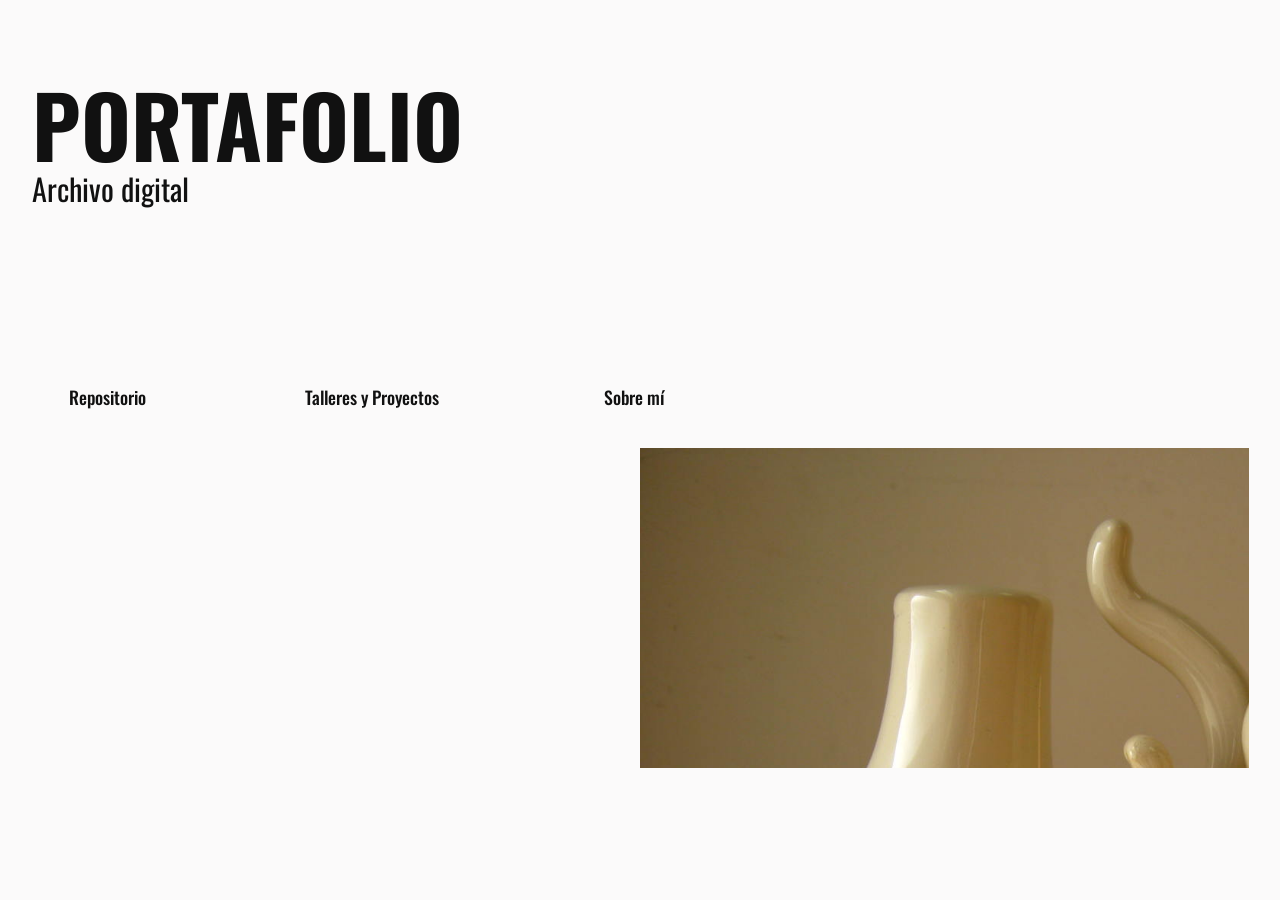
<file: index.html>
<!DOCTYPE html>
<html lang="es">
<head>
<meta charset="UTF-8">
<meta name="viewport" content="width=device-width, initial-scale=1.0">
<title>Portafolio — Andrés Becerra</title>
<link rel="stylesheet" href="styles.css">
</head>
<body>

  <div class="canvas canvas-900">

    <h1 class="el inicio-title" style="left:2.5%; top:3%;">Portafolio</h1>
    <p class="el inicio-subtitle" style="left:2.5%; top:17%;">Archivo digital</p>

    <a href="repositorio.html" class="el nav-link" style="left:5.4%; top:48%;">Repositorio</a>
    <a href="talleres-proyectos.html" class="el nav-link" style="left:23.8%; top:48%;">Talleres y Proyectos</a>
    <a href="sobre-mi.html" class="el nav-link" style="left:47.2%; top:48%;">Sobre mí</a>

    <div class="el pan-frame pan-wide" style="left:2.4%; top:56%; width:95.2%; height:40%;">
      <img src="images/imagen1.jpg" alt="Carrusel de imágenes">
    </div>

  </div>

<script src="script.js"></script>
</body>
</html>
</file>
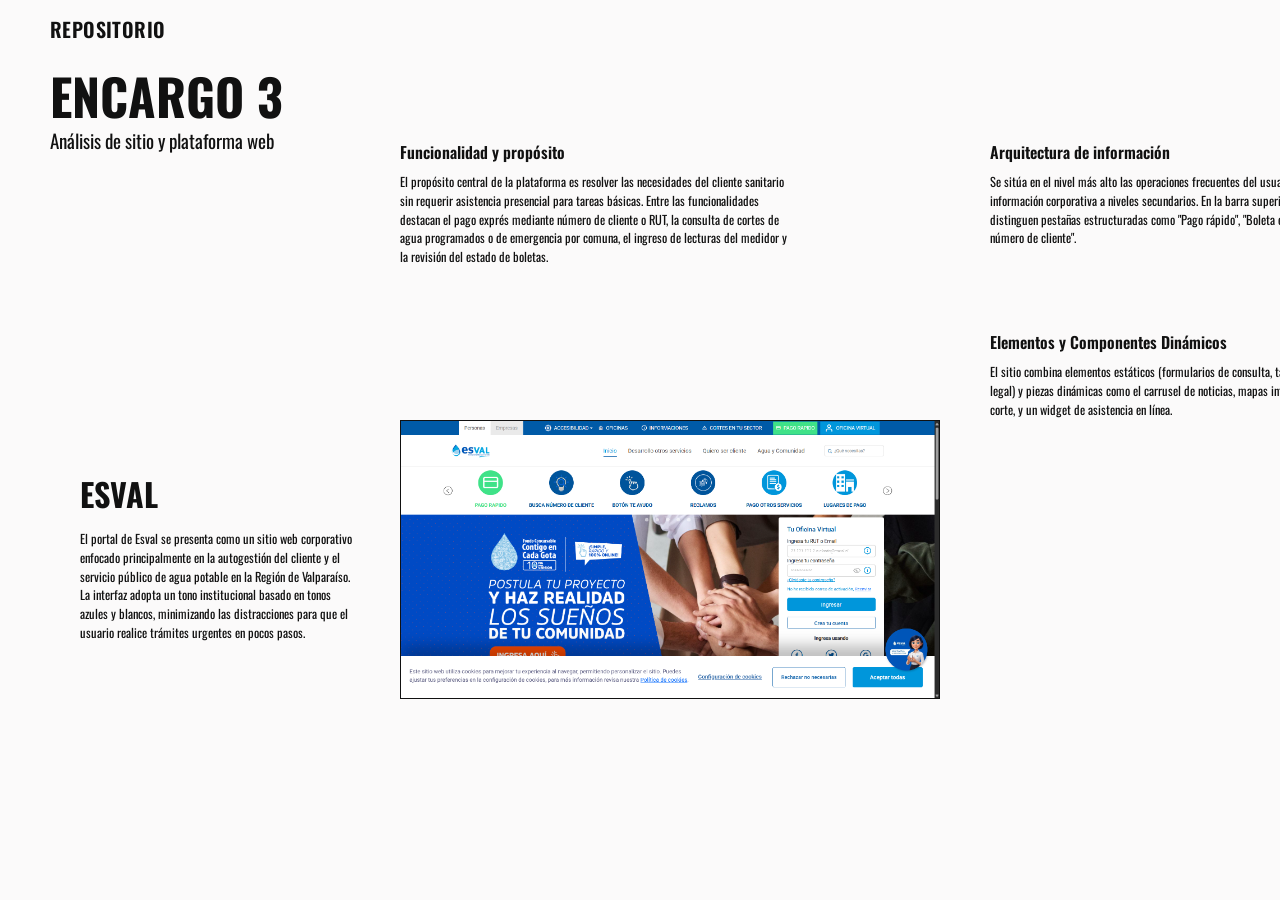
<file: encargo-3.html>
<!DOCTYPE html>
<html lang="es">
<head>
<meta charset="UTF-8">
<meta name="viewport" content="width=device-width, initial-scale=1.0">
<title>Encargo 3 — Andrés Becerra</title>
<link rel="stylesheet" href="styles.css">
<style>
  body.e3-body{ overflow-x:auto; overflow-y:hidden; background:#fbfafa; }
  .e3-canvas{
    width:6145px;
    height:900px;
    position:relative;
  }
  .e3-header{ position:absolute; left:50px; top:14px; }
  .e3-header .brand-link{ font-size:20px; display:block; margin-bottom:26px; }
  .e3-header .e3-title{ font-size:50px; font-weight:700; text-transform:uppercase; display:block; line-height:1; }
  .e3-header .e3-subtitle{ font-size:19px; font-weight:400; display:block; margin-top:6px; }

  .e3-site h2, .e3-esval h2{ font-size:16px; font-weight:600; margin:0 0 9px; }
  .e3-site p, .e3-esval p{ font-size:12.5px; line-height:1.5; margin:0 0 9px; font-weight:400; }
  .e3-site ul, .e3-esval ul{ font-size:12.5px; line-height:1.5; margin:0; padding-left:16px; }
  .e3-site .site-name, .e3-esval .site-name{ font-size:32px; font-weight:700; text-transform:uppercase; margin:0 0 12px; }

  .real-img{
    display:block;
    width:100%;
    height:auto;
    border:1px solid var(--border);
  }

  /* ---- ESVAL: todo con posicionamiento absoluto, según descripción exacta ---- */
  .e3-esval{ position:absolute; top:0; left:0; width:100%; height:900px; }
  .e3-esval .pos{ position:absolute; }

  .esval-name{ left:80px; top:470px; width:280px; }
  .esval-img6{ left:400px; top:420px; width:540px; }
  .esval-func{ left:400px; top:140px; width:396px; }
  .esval-arq{ left:990px; top:140px; width:396px; }
  .esval-elementos{ left:990px; top:330px; width:396px; }
  .esval-img9{ left:1426px; top:140px; width:605px; }
  .esval-img7{ left:1426px; top:267px; width:240px; }
  .esval-img8{ left:1686px; top:267px; width:240px; }
  .esval-enlaces{ left:1966px; top:267px; width:280px; }

  /* ---- YAPO: col1 texto(arriba+abajo) | col2 img10/menuhoriz | col3 img11/pago | col4 elementos(alta) | col5 img12(alta) ---- */
  .e3-site{
    position:absolute;
    top:110px;
    display:grid;
    grid-template-rows: 260px 1fr;
    row-gap:26px;
    column-gap:70px;
    height:760px;
  }
  .e3-yapo{
    left:3020px;
    grid-template-columns: 320px 552px 480px 320px 593px;
  }
  .yapo-name{ grid-column:1; grid-row:1; }
  .yapo-menu{ grid-column:1; grid-row:2; }
  .yapo-img10{ grid-column:2; grid-row:1; }
  .yapo-menuh{ grid-column:2; grid-row:2; }
  .yapo-img11{ grid-column:3; grid-row:1; }
  .yapo-pago{ grid-column:3; grid-row:2; }
  .yapo-elementos{ grid-column:4; grid-row:1 / 3; }
  .yapo-img12{ grid-column:5; grid-row:1; align-self:start; }

  .e3-divider{ position:absolute; left:2930px; top:110px; width:1px; height:760px; background:#ddd; }
</style>
</head>
<body class="e3-body">

  <div class="e3-canvas">

    <div class="e3-header">
      <a href="repositorio.html" class="brand-link">Repositorio</a>
      <span class="e3-title">Encargo 3</span>
      <span class="e3-subtitle">Análisis de sitio y plataforma web</span>
    </div>

    <!-- ESVAL -->
    <div class="e3-esval">

      <div class="pos esval-name">
        <p class="site-name">Esval</p>
        <p>El portal de Esval se presenta como un sitio web corporativo enfocado principalmente en la autogestión del cliente y el servicio público de agua potable en la Región de Valparaíso. La interfaz adopta un tono institucional basado en tonos azules y blancos, minimizando las distracciones para que el usuario realice trámites urgentes en pocos pasos.</p>
      </div>

      <img class="real-img pos esval-img6" src="images/imagen6.png" alt="Imagen 6">

      <div class="pos esval-func">
        <h2>Funcionalidad y propósito</h2>
        <p>El propósito central de la plataforma es resolver las necesidades del cliente sanitario sin requerir asistencia presencial para tareas básicas. Entre las funcionalidades destacan el pago exprés mediante número de cliente o RUT, la consulta de cortes de agua programados o de emergencia por comuna, el ingreso de lecturas del medidor y la revisión del estado de boletas.</p>
      </div>

      <div class="pos esval-arq">
        <h2>Arquitectura de información</h2>
        <p>Se sitúa en el nivel más alto las operaciones frecuentes del usuario común y relega la información corporativa a niveles secundarios. En la barra superior principal se distinguen pestañas estructuradas como "Pago rápido", "Boleta electrónica" y "Busca número de cliente".</p>
      </div>

      <div class="pos esval-elementos">
        <h2>Elementos y Componentes Dinámicos</h2>
        <p>El sitio combina elementos estáticos (formularios de consulta, tarjetas de información legal) y piezas dinámicas como el carrusel de noticias, mapas interactivos de zonas de corte, y un widget de asistencia en línea.</p>
      </div>

      <img class="real-img pos esval-img9" src="images/imagen9.png" alt="Imagen 9">
      <img class="real-img pos esval-img7" src="images/imagen7.png" alt="Imagen 7">
      <img class="real-img pos esval-img8" src="images/imagen8.png" alt="Imagen 8">

      <div class="pos esval-enlaces">
        <h2>Enlaces externos</h2>
        <p>Ciertos flujos redirigen fuera de los entornos seguros dedicados. Al presionar en el pago de cuentas, la plataforma redirige a pasarelas bancarias externas (como Transbank o Servipag).</p>
      </div>

    </div>

    <div class="e3-divider"></div>

    <!-- YAPO.CL -->
    <div class="e3-site e3-yapo">

      <div class="yapo-name">
        <p class="site-name">Yapo.cl</p>
        <p>Yapo.cl es el portal de avisos clasificados y comercio electrónico entre particulares (C2C) y empresas (B2C) más grande de Chile. Su propósito central es conectar a compradores y vendedores de todo el país a través de una interfaz ágil e intuitiva, facilitando la transacción de bienes inmuebles, vehículos, productos de consumo general, servicios y ofertas laborales.</p>
      </div>

      <div class="yapo-menu">
        <h2>Menú principal</h2>
        <p>En la zona superior de la pantalla se ubica la barra de navegación fija, la cual actúa como el centro de mandos del sitio. Cuenta con Logotipo, barra de búsqueda, selector de ubicación y categoría, botón de "publicar anuncio" y acceso a "ingresar".</p>
      </div>

      <img class="real-img yapo-img10" src="images/imagen10.png" alt="Imagen 10">

      <div class="yapo-menuh">
        <h2>Menú horizontal</h2>
        <p>Ubicado justo debajo de la cabecera, cuenta con una fila de íconos representativos que funcionan como accesos directos a las áreas de mayor tráfico del sitio:</p>
        <ul>
          <li>Inmuebles</li>
          <li>Vehículos</li>
          <li>Empleos y servicios</li>
          <li>Marketplace</li>
        </ul>
      </div>

      <img class="real-img yapo-img11" src="images/imagen11.png" alt="Imagen 11">

      <div class="yapo-pago">
        <h2>Pago y Redirecciones Externas</h2>
        <p>Esta plataforma se conecta con servicios de terceros para completar transacciones comerciales o publicitarias.</p>
        <ul>
          <li>Sector de pagos y avisos</li>
          <li>Bloques de publicidad</li>
          <li>Enlaces de descarga</li>
        </ul>
      </div>

      <div class="yapo-elementos">
        <h2>Elementos dinámicos</h2>
        <p>La página utiliza componentes interactivos y en movimiento para provocar anuncios e incentivar la interacción.</p>
        <p><strong>Carrusel de Anuncios</strong>, una barra horizontal deslizable situada en la zona superior o media. Muestra una secuencia de publicaciones destacadas por vendedores pagados (como autos o propiedades).</p>
        <p><strong>Tarjetas de Anuncios en la Grilla</strong>, cada recuadro de la lista principal tiene interacción al pasar el cursor por encima.</p>
        <ul>
          <li>Efecto de elevación</li>
          <li>Botón de Favoritos</li>
          <li>Clic en la Tarjeta: hacer clic en cualquier parte de la tarjeta te redirige a la página individual del anuncio (yapo.cl/avisos/...)</li>
        </ul>
      </div>

      <img class="real-img yapo-img12" src="images/imagen12.png" alt="Imagen 12">

    </div>

  </div>

<script src="script.js"></script>
</body>
</html>
</file>
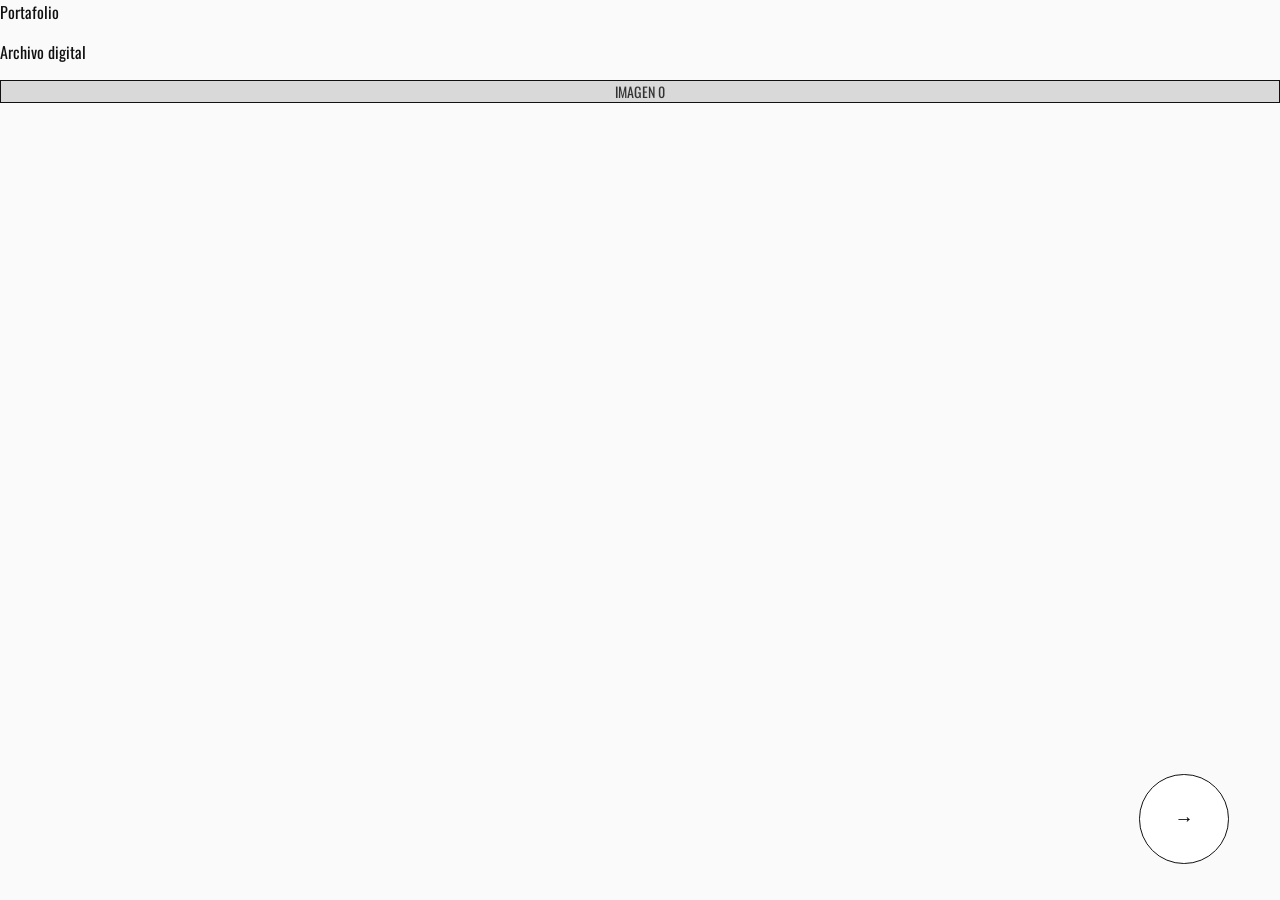
<file: index (1).html>
<!DOCTYPE html>
<html lang="es">
<head>
<meta charset="UTF-8">
<meta name="viewport" content="width=device-width, initial-scale=1.0">
<title>Portafolio — Andrés Becerra</title>
<link rel="stylesheet" href="styles.css">
</head>
<body>

  <header class="inicio-header">
    <span class="brand-title">Portafolio</span>
    <p class="brand-subtitle">Archivo digital</p>
  </header>

  <div class="hero-row">
    <div class="hero-image-box placeholder">Imagen 0</div>
    <div class="hero-carousel-box">
      <div class="carousel-stage">
        <a href="repositorio.html" class="carousel-word">Repositorio</a>
        <a href="talleres-proyectos.html" class="carousel-word">Talleres y Proyectos</a>
        <a href="sobre-mi.html" class="carousel-word">Sobre mí</a>
      </div>
      <button class="carousel-arrow" id="homeCarouselArrow" aria-label="Siguiente">→</button>
    </div>
  </div>

  <script src="script.js"></script>
</body>
</html>
</file>
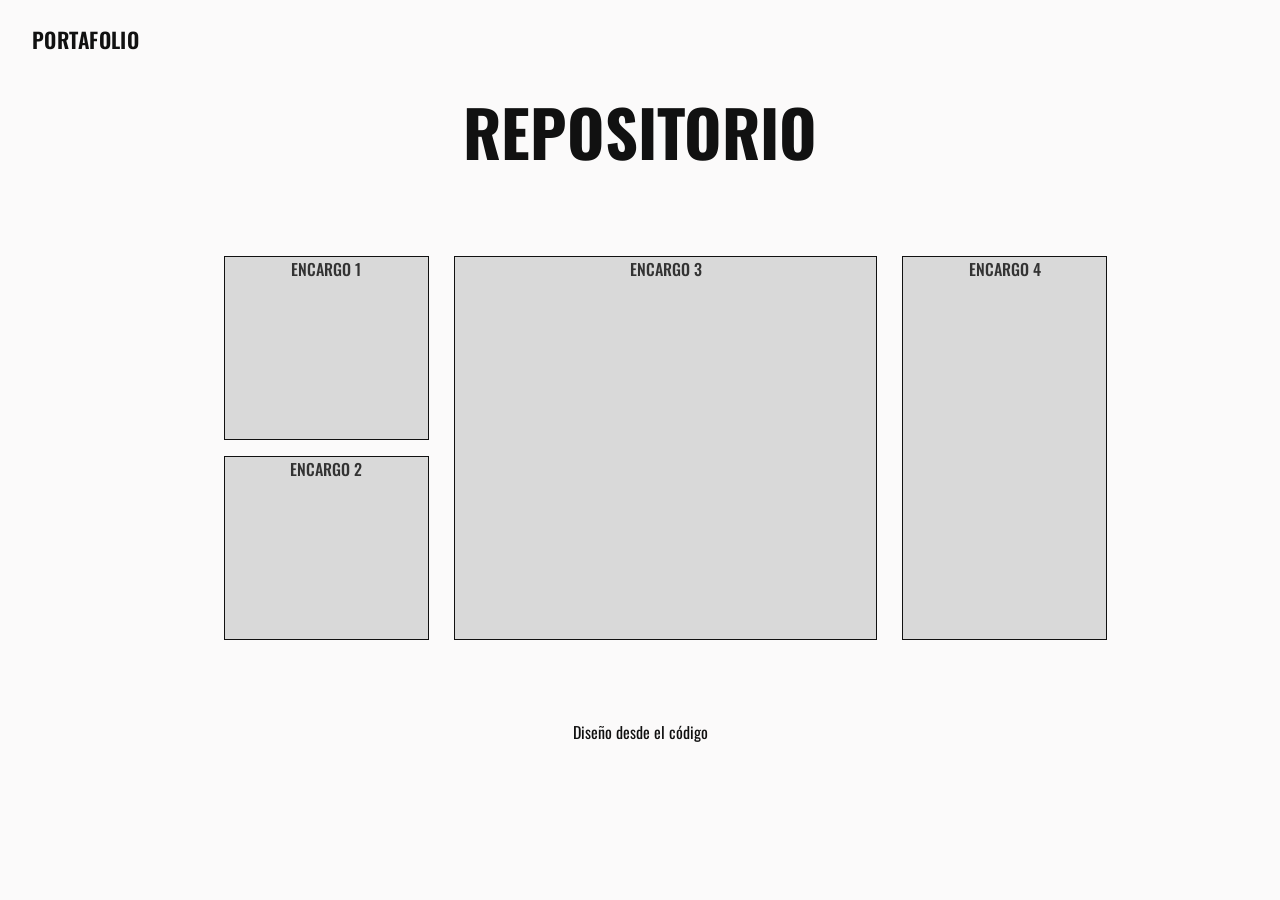
<file: repositorio.html>
<!DOCTYPE html>
<html lang="es">
<head>
<meta charset="UTF-8">
<meta name="viewport" content="width=device-width, initial-scale=1.0">
<title>Repositorio — Andrés Becerra</title>
<link rel="stylesheet" href="styles.css">
</head>
<body>

  <div class="canvas canvas-900">

    <a href="index.html" class="el brand-link" style="left:2.5%; top:3%;">Portafolio</a>

    <h1 class="el page-title" style="left:0; top:7%;">Repositorio</h1>

    <a href="index.html" class="el repo-box placeholder" style="left:17.5%; top:32%; width:16%; height:23%;">Encargo 1</a>
    <a href="encargo-2.html" class="el repo-box placeholder" style="left:17.5%; top:57%; width:16%; height:23%;">Encargo 2</a>
    <a href="encargo-3.html" class="el repo-box placeholder" style="left:35.5%; top:32%; width:33%; height:48%;">Encargo 3</a>
    <a href="https://flopimentelf.github.io/Municipalidad-Poe-Rapanui/index.html" target="_blank" rel="noopener noreferrer" class="el repo-box placeholder" style="left:70.5%; top:32%; width:16%; height:48%;">Encargo 4</a>

    <p class="el course-caption" style="left:0; top:88%;">Diseño desde el código</p>

  </div>

<script src="script.js"></script>
</body>
</html>
</file>
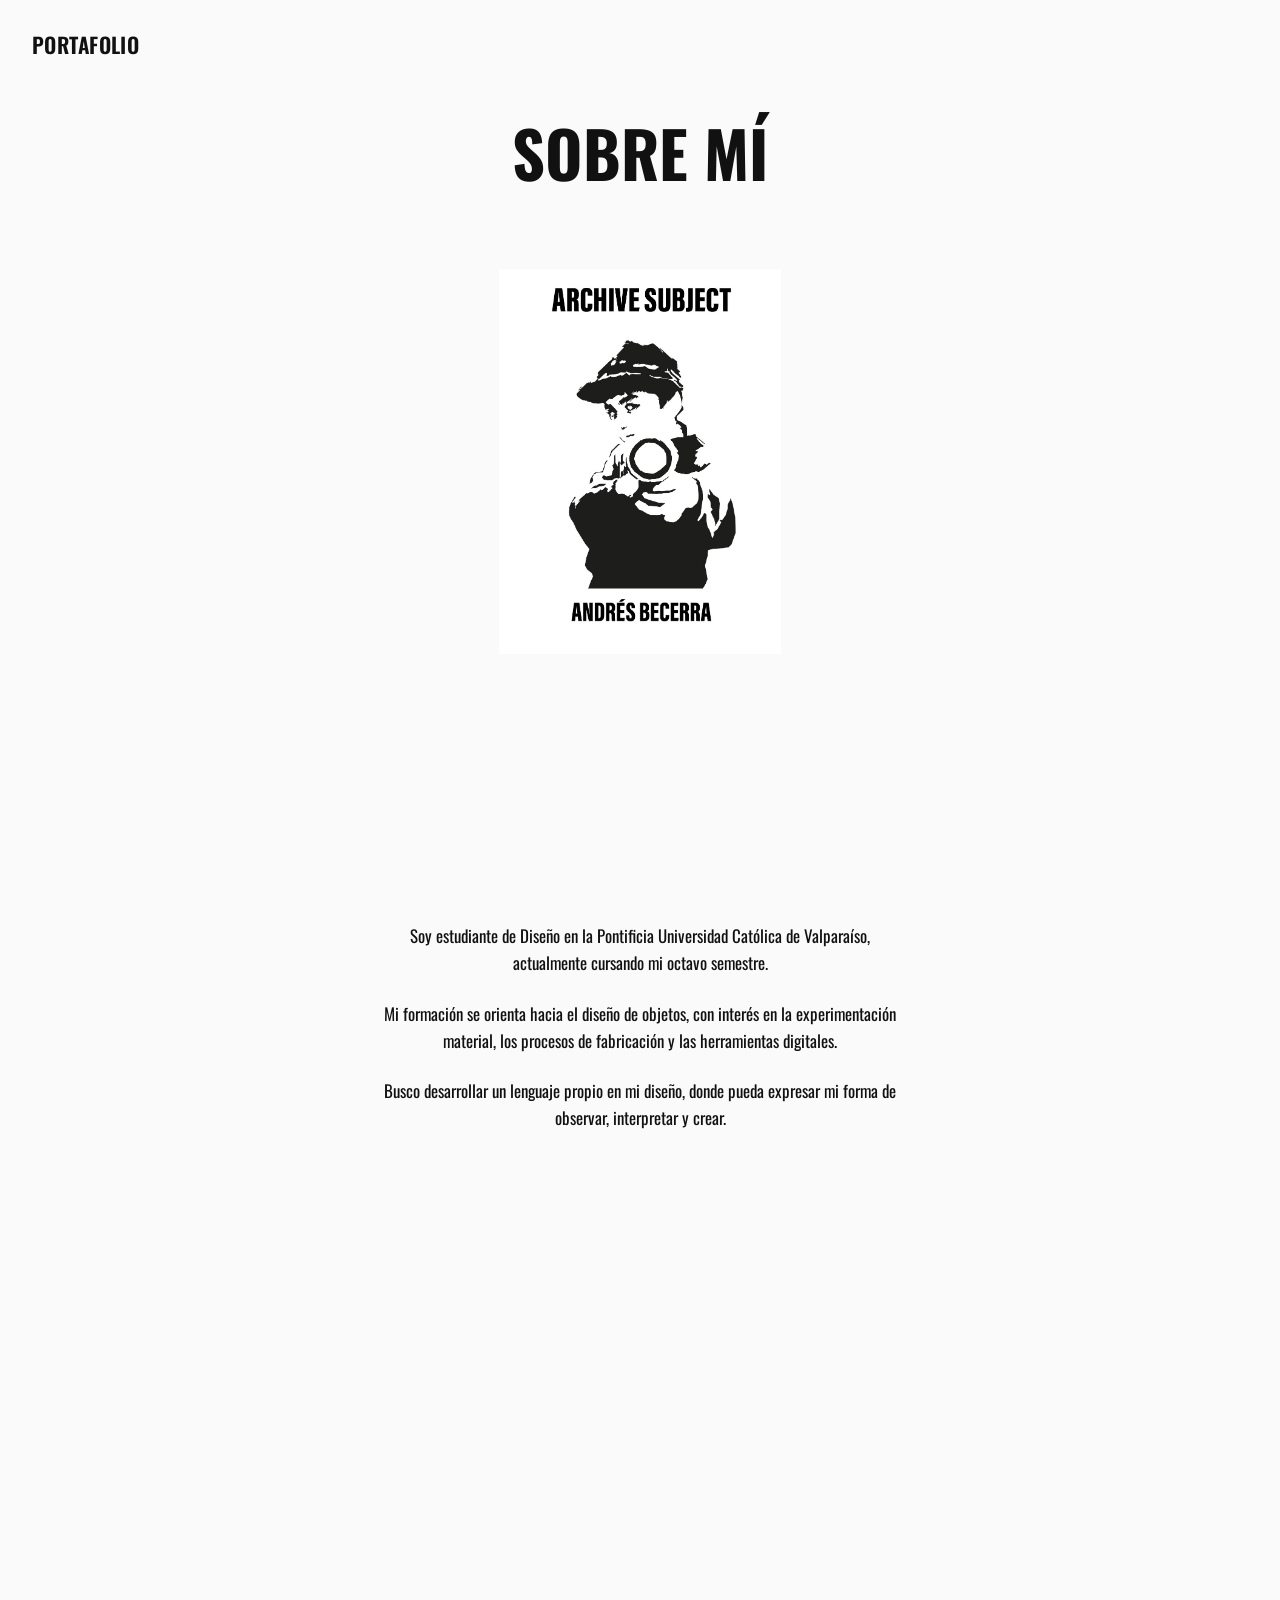
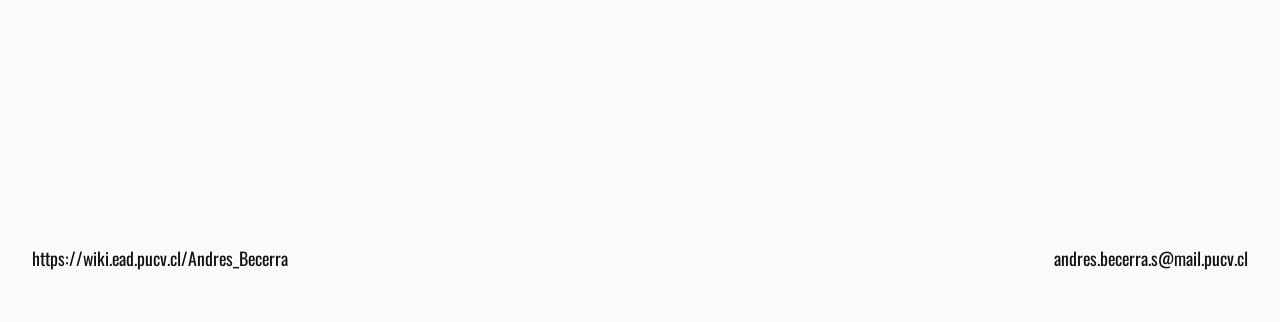
<file: sobre-mi.html>
<!DOCTYPE html>
<html lang="es">
<head>
<meta charset="UTF-8">
<meta name="viewport" content="width=device-width, initial-scale=1.0">
<title>Sobre mí — Andrés Becerra</title>
<link rel="stylesheet" href="styles.css">
</head>
<body>

  <div class="canvas canvas-2162">

    <a href="index.html" class="el brand-link" style="left:2.5%; top:1.5%;">Portafolio</a>

    <h1 class="el page-title" style="left:0; top:4%;">Sobre mí</h1>

    <img class="el" src="images/imagen5.jpg" alt="Imagen 5" style="left:39%; top:14%; width:22%; height:auto;">

    <div class="el bio-text" style="left:30%; top:48%; width:40%; text-align:center;">
      <p>Soy estudiante de Diseño en la Pontificia Universidad Católica de Valparaíso, actualmente cursando mi octavo semestre.</p>
      <p>Mi formación se orienta hacia el diseño de objetos, con interés en la experimentación material, los procesos de fabricación y las herramientas digitales.</p>
      <p>Busco desarrollar un lenguaje propio en mi diseño, donde pueda expresar mi forma de observar, interpretar y crear.</p>
    </div>

    <div class="el contact-footer" style="left:0; top:96%; width:100%; display:flex; justify-content:space-between; padding:0 2.5%;">
      <a href="https://wiki.ead.pucv.cl/Andres_Becerra" target="_blank" rel="noopener">https://wiki.ead.pucv.cl/Andres_Becerra</a>
      <a href="mailto:andres.becerra.s@mail.pucv.cl">andres.becerra.s@mail.pucv.cl</a>
    </div>

  </div>

<script src="script.js"></script>
</body>
</html>
</file>
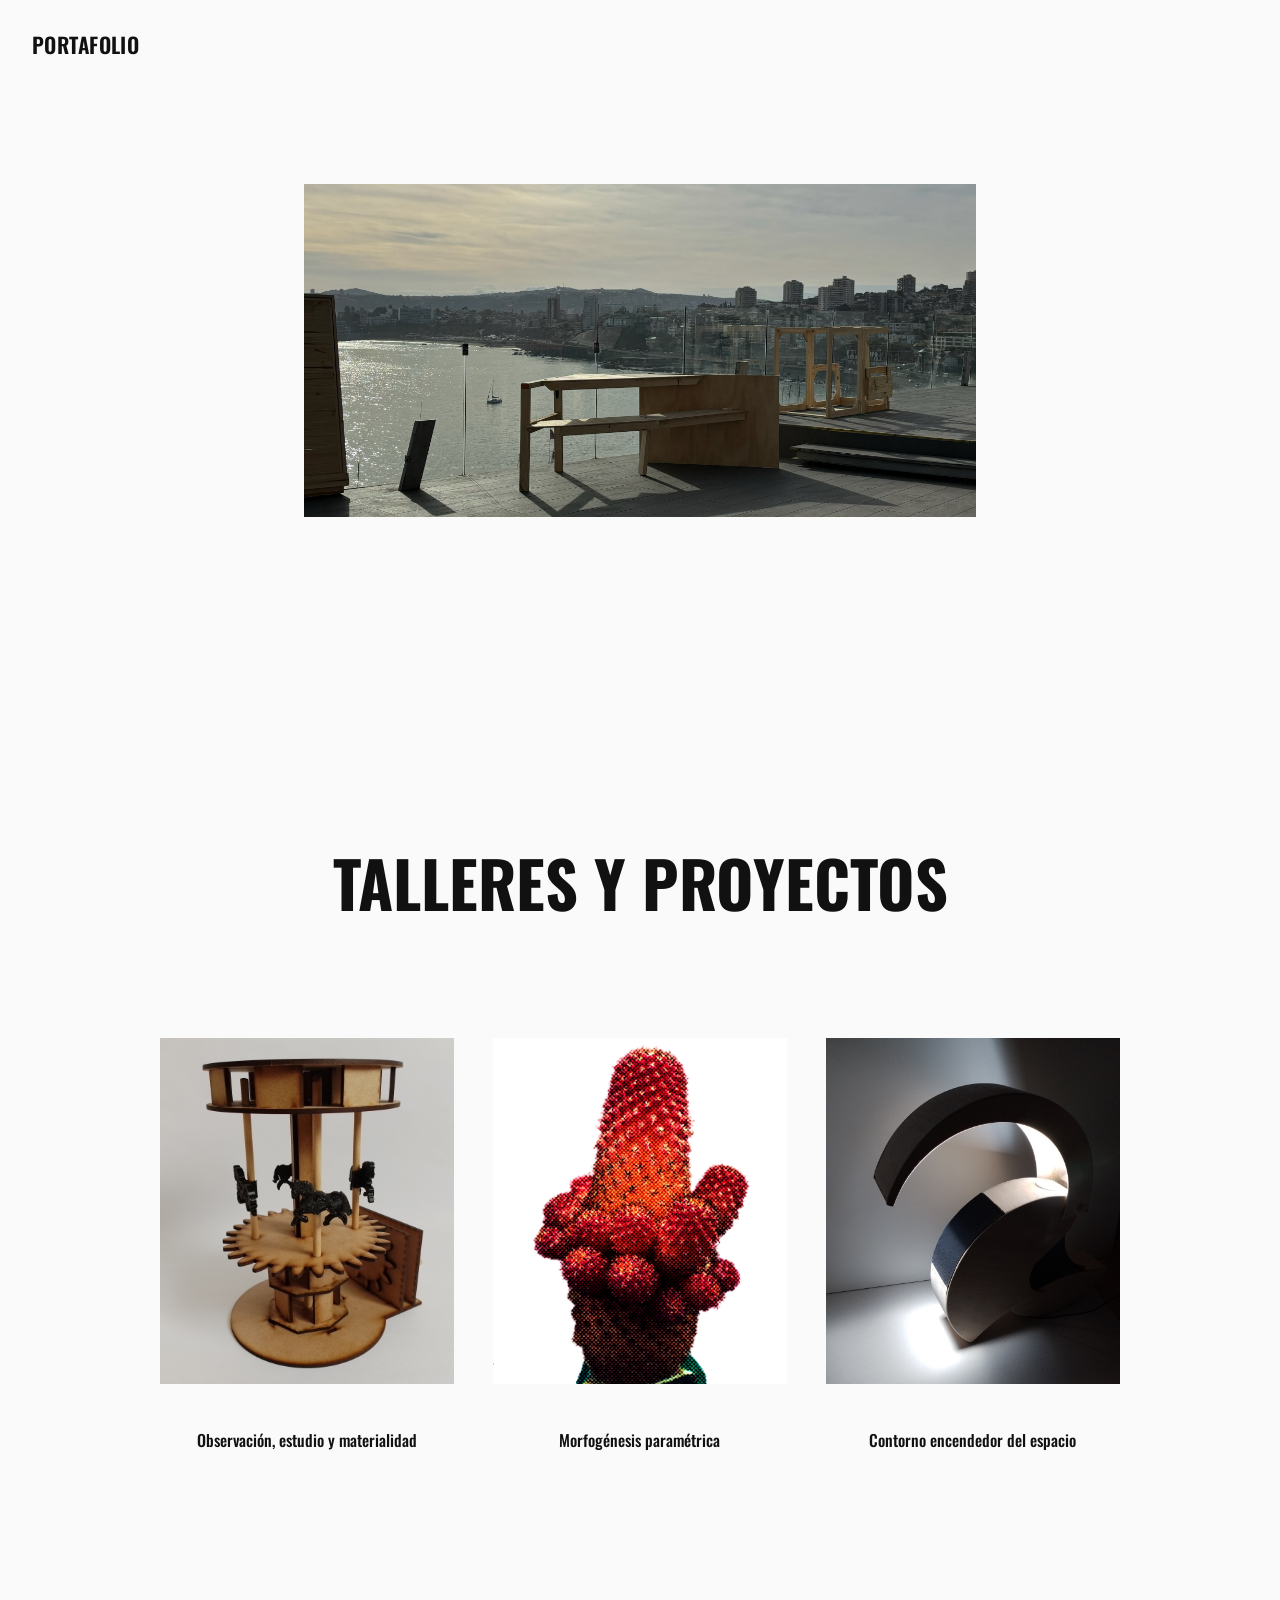
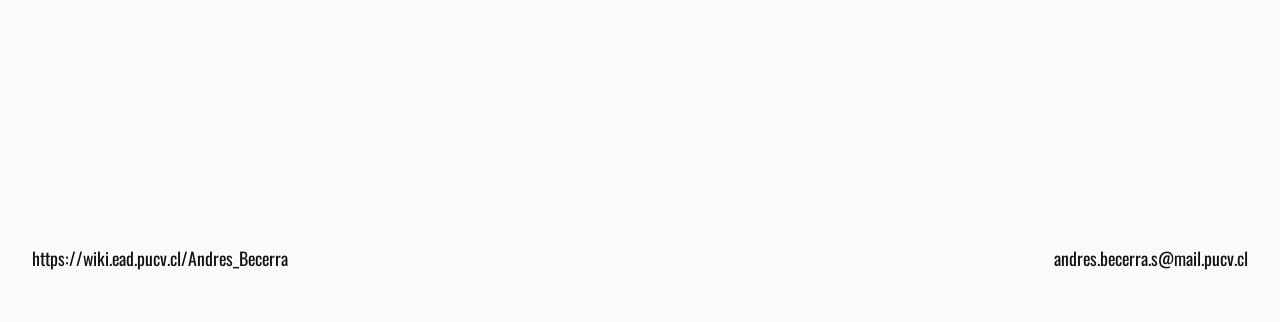
<file: talleres-proyectos.html>
<!DOCTYPE html>
<html lang="es">
<head>
<meta charset="UTF-8">
<meta name="viewport" content="width=device-width, initial-scale=1.0">
<title>Talleres y Proyectos — Andrés Becerra</title>
<link rel="stylesheet" href="styles.css">
</head>
<body>

  <div class="canvas canvas-2162">

    <a href="index.html" class="el brand-link" style="left:2.5%; top:1.5%;">Portafolio</a>

    <img class="el lift" src="images/hero-talleres.jpg" alt="Imagen 1" style="left:23.75%; top:9.6%; width:52.5%; height:auto;">

    <h1 class="el page-title" style="left:0; top:42%;"><a class="lift" href="https://wiki.ead.pucv.cl/Andres_Becerra" target="_blank" rel="noopener" style="display:inline-block;">Talleres y Proyectos</a></h1>

    <img class="el lift" src="images/talleres-2.jpg" alt="Imagen 2" style="left:12.5%; top:54%; width:23%; height:18%; object-fit:cover;">
    <p class="el gallery-caption" style="left:12.5%; top:73.5%; width:23%;">Observación, estudio y materialidad</p>

    <img class="el lift" src="images/talleres-3.png" alt="Imagen 3" style="left:38.5%; top:54%; width:23%; height:18%; object-fit:cover;">
    <p class="el gallery-caption" style="left:38.5%; top:73.5%; width:23%;">Morfogénesis paramétrica</p>

    <img class="el lift" src="images/talleres-4.jpg" alt="Imagen 4" style="left:64.5%; top:54%; width:23%; height:18%; object-fit:cover;">
    <p class="el gallery-caption" style="left:64.5%; top:73.5%; width:23%;">Contorno encendedor del espacio</p>

    <div class="el contact-footer" style="left:0; top:96%; width:100%; display:flex; justify-content:space-between; padding:0 2.5%;">
      <a href="https://wiki.ead.pucv.cl/Andres_Becerra" target="_blank" rel="noopener">https://wiki.ead.pucv.cl/Andres_Becerra</a>
      <a href="mailto:andres.becerra.s@mail.pucv.cl">andres.becerra.s@mail.pucv.cl</a>
    </div>

  </div>

<script src="script.js"></script>
</body>
</html>
</file>
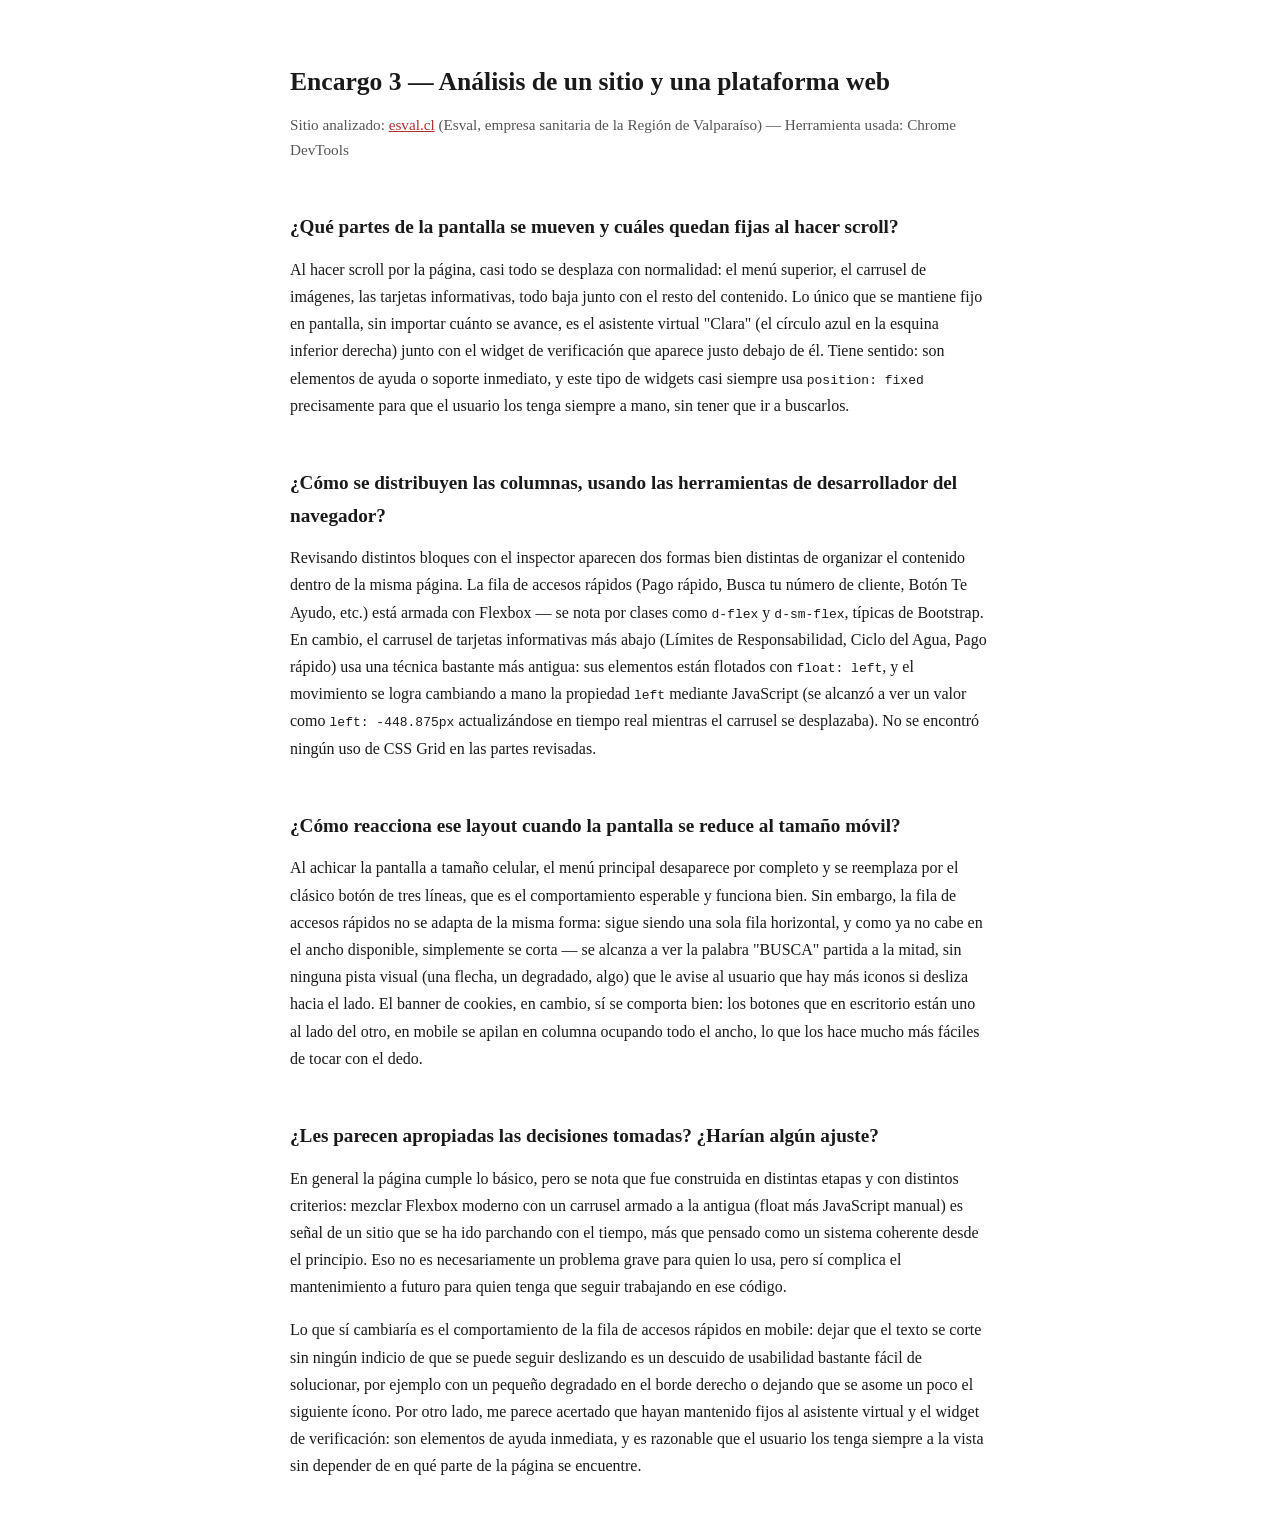
<file: Encargos/Encargo 3.html>
<!DOCTYPE html>
<html lang="es">
<head>
<meta charset="UTF-8">
<meta name="viewport" content="width=device-width, initial-scale=1.0">
<title>Encargo 3 — Análisis de sitio web</title>
<style>
  body{
    font-family: Georgia, serif;
    max-width: 700px;
    margin: 60px auto;
    padding: 0 24px;
    line-height: 1.7;
    color: #1a1a1a;
  }
  h1{ font-size: 1.6rem; margin-bottom: 8px; }
  .subtitulo{ color: #555; margin-top: 0; margin-bottom: 40px; font-size: 0.95rem; }
  h2{ font-size: 1.2rem; margin-top: 48px; margin-bottom: 12px; }
  p{ margin: 0 0 16px; }
  a{ color: #b03030; }
</style>
</head>
<body>

  <h1>Encargo 3 — Análisis de un sitio y una plataforma web</h1>
  <p class="subtitulo">Sitio analizado: <a href="https://www.esval.cl/personas/inicio" target="_blank" rel="noopener">esval.cl</a> (Esval, empresa sanitaria de la Región de Valparaíso) — Herramienta usada: Chrome DevTools</p>

  <h2>¿Qué partes de la pantalla se mueven y cuáles quedan fijas al hacer scroll?</h2>
  <p>Al hacer scroll por la página, casi todo se desplaza con normalidad: el menú superior, el carrusel de imágenes, las tarjetas informativas, todo baja junto con el resto del contenido. Lo único que se mantiene fijo en pantalla, sin importar cuánto se avance, es el asistente virtual "Clara" (el círculo azul en la esquina inferior derecha) junto con el widget de verificación que aparece justo debajo de él. Tiene sentido: son elementos de ayuda o soporte inmediato, y este tipo de widgets casi siempre usa <code>position: fixed</code> precisamente para que el usuario los tenga siempre a mano, sin tener que ir a buscarlos.</p>

  <h2>¿Cómo se distribuyen las columnas, usando las herramientas de desarrollador del navegador?</h2>
  <p>Revisando distintos bloques con el inspector aparecen dos formas bien distintas de organizar el contenido dentro de la misma página. La fila de accesos rápidos (Pago rápido, Busca tu número de cliente, Botón Te Ayudo, etc.) está armada con Flexbox — se nota por clases como <code>d-flex</code> y <code>d-sm-flex</code>, típicas de Bootstrap. En cambio, el carrusel de tarjetas informativas más abajo (Límites de Responsabilidad, Ciclo del Agua, Pago rápido) usa una técnica bastante más antigua: sus elementos están flotados con <code>float: left</code>, y el movimiento se logra cambiando a mano la propiedad <code>left</code> mediante JavaScript (se alcanzó a ver un valor como <code>left: -448.875px</code> actualizándose en tiempo real mientras el carrusel se desplazaba). No se encontró ningún uso de CSS Grid en las partes revisadas.</p>

  <h2>¿Cómo reacciona ese layout cuando la pantalla se reduce al tamaño móvil?</h2>
  <p>Al achicar la pantalla a tamaño celular, el menú principal desaparece por completo y se reemplaza por el clásico botón de tres líneas, que es el comportamiento esperable y funciona bien. Sin embargo, la fila de accesos rápidos no se adapta de la misma forma: sigue siendo una sola fila horizontal, y como ya no cabe en el ancho disponible, simplemente se corta — se alcanza a ver la palabra "BUSCA" partida a la mitad, sin ninguna pista visual (una flecha, un degradado, algo) que le avise al usuario que hay más iconos si desliza hacia el lado. El banner de cookies, en cambio, sí se comporta bien: los botones que en escritorio están uno al lado del otro, en mobile se apilan en columna ocupando todo el ancho, lo que los hace mucho más fáciles de tocar con el dedo.</p>

  <h2>¿Les parecen apropiadas las decisiones tomadas? ¿Harían algún ajuste?</h2>
  <p>En general la página cumple lo básico, pero se nota que fue construida en distintas etapas y con distintos criterios: mezclar Flexbox moderno con un carrusel armado a la antigua (float más JavaScript manual) es señal de un sitio que se ha ido parchando con el tiempo, más que pensado como un sistema coherente desde el principio. Eso no es necesariamente un problema grave para quien lo usa, pero sí complica el mantenimiento a futuro para quien tenga que seguir trabajando en ese código.</p>
  <p>Lo que sí cambiaría es el comportamiento de la fila de accesos rápidos en mobile: dejar que el texto se corte sin ningún indicio de que se puede seguir deslizando es un descuido de usabilidad bastante fácil de solucionar, por ejemplo con un pequeño degradado en el borde derecho o dejando que se asome un poco el siguiente ícono. Por otro lado, me parece acertado que hayan mantenido fijos al asistente virtual y el widget de verificación: son elementos de ayuda inmediata, y es razonable que el usuario los tenga siempre a la vista sin depender de en qué parte de la página se encuentre.</p>

</body>
</html>
</file>
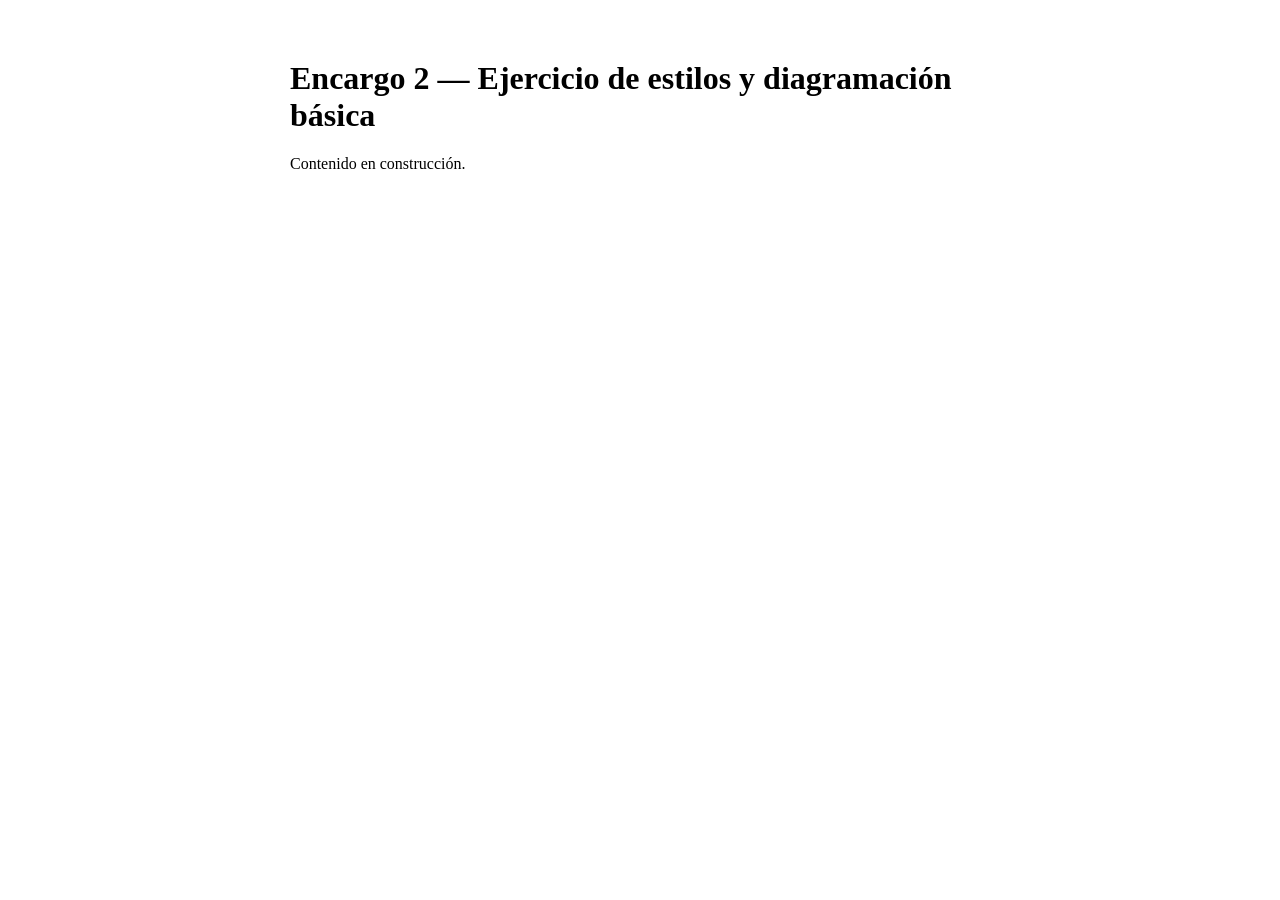
<file: Encargos/Encargo 2/index (2).html>
<!DOCTYPE html>
<html lang="es">
<head>
<meta charset="UTF-8">
<meta name="viewport" content="width=device-width, initial-scale=1.0">
<title>Encargo 2 — Estilos y diagramación</title>
<link rel="stylesheet" href="styles.css">
</head>
<body>
  <h1>Encargo 2 — Ejercicio de estilos y diagramación básica</h1>
  <p>Contenido en construcción.</p>
</body>
</html>
</file>
<file: styles.css>
@import url('https://fonts.googleapis.com/css2?family=Oswald:wght@400;500;600;700&display=swap');

:root{
  --ink:#111111;
  --placeholder:#d9d9d9;
  --border:#111111;
}

*{ box-sizing:border-box; }

html,body{
  margin:0;
  background:#fbfafa;
  color:var(--ink);
  font-family:'Oswald', sans-serif;
  font-weight:400;
}

a{ color:inherit; text-decoration:none; }

/* El lienzo mantiene SIEMPRE la proporción 1440 x alto de la mesa de trabajo */
.canvas{
  position:relative;
  width:100%;
  max-width:1440px;
  margin:0 auto;
  container-type:inline-size;
  overflow:hidden;
}
.canvas-900{ aspect-ratio:1440/900; }
.canvas-2162{ aspect-ratio:1440/2162; }

.el{ position:absolute; }

.placeholder{
  background:var(--placeholder);
  border:1px solid var(--border);
  display:flex;
  align-items:center;
  justify-content:center;
  text-align:center;
  text-transform:uppercase;
  color:#333;
  font-size:1.1cqw;
}

/* ---------- Marca / título pequeño (Repositorio, Talleres, Sobre mí) ---------- */

.brand-link{
  font-size:1.667cqw;
  font-weight:600;
  text-transform:uppercase;
  letter-spacing:.02em;
}

/* ---------- INICIO ---------- */

.inicio-title{
  font-size:6.667cqw;
  font-weight:700;
  text-transform:uppercase;
  line-height:1;
}

.inicio-subtitle{
  font-size:2.361cqw;
  font-weight:400;
}

.nav-link{
  font-size:1.389cqw;
  font-weight:500;
  white-space:nowrap;
}


.carousel-box{
  display:flex;
  align-items:center;
  justify-content:center;
}

.carousel-stage{ position:relative; text-align:center; }

.carousel-word{
  display:none;
  font-size:3.333cqw;
  font-weight:600;
  text-transform:uppercase;
  letter-spacing:.02em;
}
.carousel-word.active{ display:inline-block; }
.carousel-word:hover{ text-decoration:underline; }

.carousel-arrow{
  position:absolute;
  bottom:4%;
  right:4%;
  width:7%;
  aspect-ratio:1/1;
  border-radius:50%;
  border:1px solid var(--border);
  background:#fff;
  font-size:1.5cqw;
  cursor:pointer;
  display:flex;
  align-items:center;
  justify-content:center;
}
.carousel-arrow:hover{ background:#eee; }

/* ---------- Título de página (REPOSITORIO / TALLERES Y PROYECTOS / SOBRE MÍ) ---------- */

.page-title{
  font-size:5cqw;
  font-weight:700;
  text-transform:uppercase;
  text-align:center;
  line-height:1;
  width:100%;
}

/* ---------- REPOSITORIO ---------- */

.repo-box{
  font-size:1.25cqw;
  font-weight:500;
}
a.repo-box{ cursor:pointer; }
a.repo-box:hover{ background:#c8c8c8; }

.course-caption{
  font-size:1.25cqw;
  text-align:center;
  width:100%;
}

/* ---------- TALLERES Y PROYECTOS ---------- */

.gallery-caption{
  font-size:1.25cqw;
  font-weight:500;
  text-align:center;
  width:100%;
}

/* ---------- SOBRE MÍ ---------- */

.bio-text p{
  font-size:1.319cqw;
  line-height:1.6;
  margin:0 0 1.8cqw;
}

/* ---------- Pie de contacto (Talleres y Sobre mí) ---------- */

.contact-footer a{
  font-size:1.389cqw;
}

/* ---------- Transición al entrar / salir de una página ---------- */

@keyframes page-fade-in{
  from{ opacity:0; }
  to{ opacity:1; }
}

body.page-enter{ animation:page-fade-in .5s ease; }

body.page-leaving{
  opacity:0;
  transition:opacity .3s ease;
}

/* ---------- Efecto "se levanta" al pasar el mouse (todo excepto la marca superior izquierda) ---------- */

.nav-link,
.repo-box,
.gallery-item,
.contact-footer a{
  display:inline-block;
  transition:transform .25s ease;
}

.nav-link:hover,
.repo-box:hover,
.gallery-item:hover,
.contact-footer a:hover{
  transform:translateY(-6px);
}

.gallery-item .placeholder{ transition:none; }

.lift{ transition:transform .25s ease; }
.lift:hover{ transform:translateY(-6px); }

/* ---------- Marco de paneo vertical lento (Imagen 1, Talleres y Proyectos) ---------- */

.pan-frame{
  position:relative;
  overflow:hidden;
}

.pan-frame img{
  position:absolute;
  top:0;
  left:50%;
  width:160%;
  height:auto;
  display:block;
  animation:pan-vertical 24s ease-in-out infinite alternate;
}

.pan-wide img{ width:100%; }

@keyframes pan-vertical{
  from{ transform:translateX(-50%) translateY(0); }
  to{ transform:translateX(-50%) translateY(calc(-1 * var(--pan-distance, 0px))); }
}

@media (prefers-reduced-motion: reduce){
  body.page-enter{ animation:none; }
  .pan-frame img{ animation:none; }
}

@media (max-width:720px){
  .canvas{ container-type:normal; }
  .canvas-1100, .canvas-2200, .canvas-2000{ aspect-ratio:auto; height:auto; min-height:100vh; }
  .el{ position:static; display:block; width:100% !important; margin:0 auto 16px; }
  .inicio-title{ font-size:2.6rem; }
  .inicio-subtitle{ font-size:1.2rem; }
  .page-title{ font-size:1.8rem; margin:20px 0; }
  .brand-link{ font-size:1rem; }
  .repo-box{ height:120px; font-size:1rem; }
  .carousel-word{ font-size:1.6rem; }
  .placeholder{ font-size:.9rem; min-height:160px; }
  .bio-text p{ font-size:1rem; }
  .contact-footer{ display:flex; flex-direction:column; gap:10px; }
  .contact-footer a{ font-size:1rem; }
}
</file>
<file: Encargos/Encargo 2/styles.css>
body{
  font-family: Georgia, serif;
  max-width: 700px;
  margin: 60px auto;
  padding: 0 24px;
}
</file>
